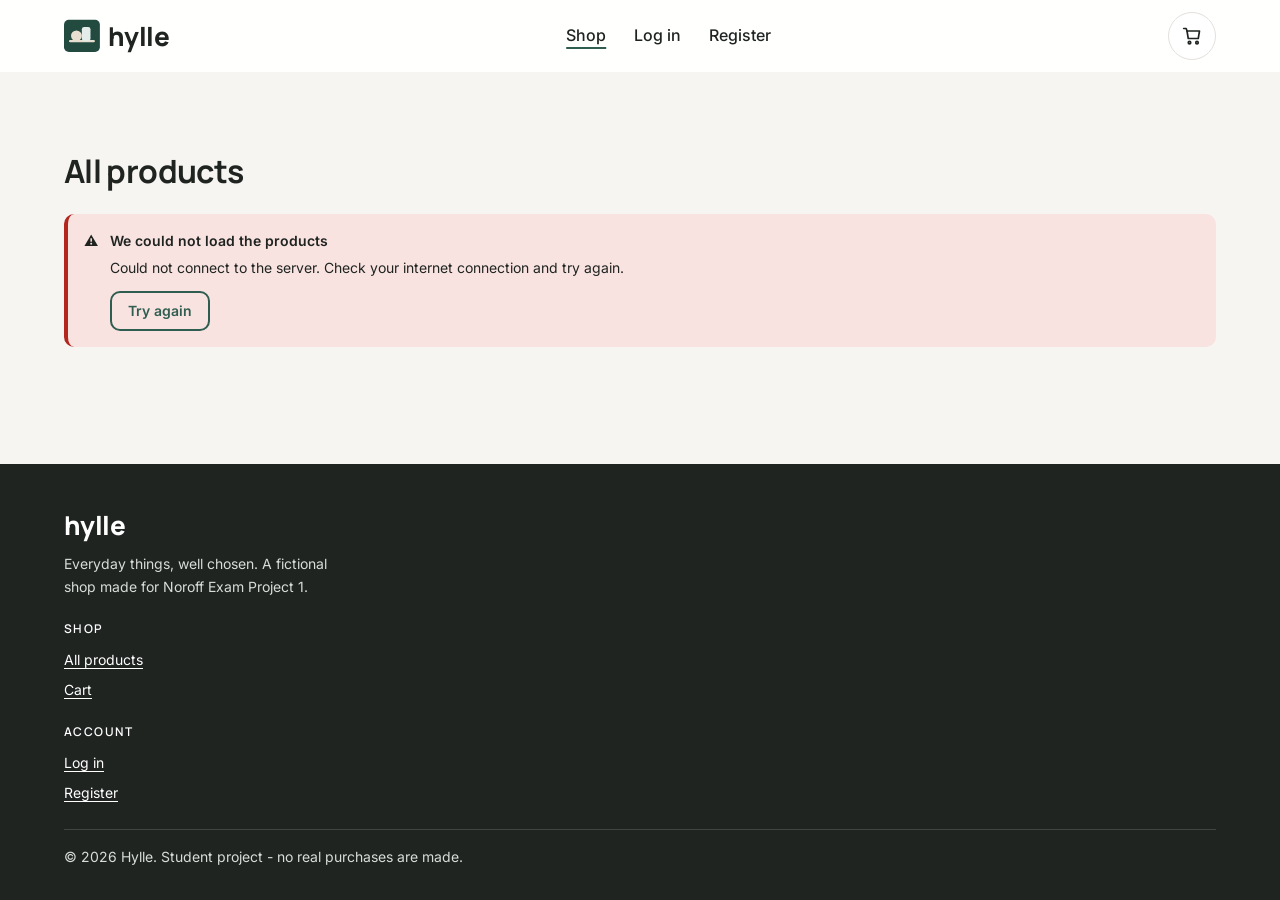
<file: index.html>
<!DOCTYPE html>
<html lang="en">
    <head>
        <meta charset="UTF-8" />
        <meta name="viewport" content="width=device-width, initial-scale=1" />
        <title>Hylle - Everyday things, well chosen | Online Shop</title>
        <meta name="description" content="Shop a small, curated range of everyday products at Hylle - headphones, beauty, accessories and more. Easy checkout and good prices." />
        <meta name="theme-color" content="#2F5D50" />
        <meta property="og:title" content="Hylle - Everyday things, well chosen | Online Shop" />
        <meta property="og:description" content="Shop a small, curated range of everyday products at Hylle - headphones, beauty, accessories and more. Easy checkout and good prices." />
        <meta property="og:type" content="website" />
        <meta property="og:site_name" content="Hylle" />
        <link rel="icon" href="./assets/favicon.svg" type="image/svg+xml" />
        <link rel="preconnect" href="https://fonts.googleapis.com" />
        <link rel="preconnect" href="https://fonts.gstatic.com" crossorigin />
        <link rel="stylesheet" href="https://fonts.googleapis.com/css2?family=Inter:wght@400;500;600&amp;family=Manrope:wght@600;700;800&amp;display=swap" />
        <link rel="stylesheet" href="./css/main.css" />
    </head>
<body data-root="./">
    <a class="skip-link" href="#main">Skip to content</a>

    <header class="site-header">
        <div class="container site-header__inner">
            <a href="./index.html" class="logo" aria-label="Hylle - go to the shop">
                <img src="./assets/logo-icon.svg" alt="" width="36" height="36" />
                <span aria-hidden="true">hylle</span>
            </a>

            <nav class="nav" id="main-nav" aria-label="Main">
                <ul class="nav__list">
                    <li><a href="./index.html" class="nav__link">Shop</a></li>
                    <li data-auth-nav></li>
                </ul>
            </nav>

            <div class="site-header__actions">
                <a href="./cart/index.html" class="btn btn--icon" data-cart-link aria-label="Cart">
                    <svg width="20" height="20" viewBox="0 0 24 24" fill="none" stroke="currentColor" stroke-width="2" stroke-linecap="round" stroke-linejoin="round" aria-hidden="true"><path d="M6 6h15l-1.5 9h-12z" /><path d="M6 6 5 3H2" /><circle cx="9" cy="20" r="1.5" /><circle cx="18" cy="20" r="1.5" /></svg>
                    <span class="cart-count" data-cart-count hidden>0</span>
                </a>
                <button type="button" class="btn btn--icon menu-toggle" data-menu-toggle aria-controls="main-nav" aria-expanded="false" aria-label="Menu">
                    <svg width="20" height="20" viewBox="0 0 24 24" fill="none" stroke="currentColor" stroke-width="2" stroke-linecap="round" aria-hidden="true"><path d="M4 7h16M4 12h16M4 17h16" /></svg>
                </button>
            </div>
        </div>
    </header>

    <main id="main" tabindex="-1">
        <div class="container">
            <h1 class="visually-hidden">Hylle online shop</h1>

            <section class="carousel" data-carousel aria-label="Featured products"></section>


            <section class="section" aria-labelledby="products-heading">
                <div class="section__header">
                    <h2 id="products-heading">All products</h2>
                </div>
                <div data-feed-message hidden></div>

                <ul class="product-grid" data-product-grid></ul>
            </section>
        </div>
    </main>

    <footer class="site-footer">
        <div class="container site-footer__inner">
            <div>
                <a href="./index.html" class="logo">hylle</a>
                <p class="site-footer__tagline">Everyday things, well chosen. A fictional shop made for Noroff Exam Project 1.</p>
            </div>
        <div>
            <h2 class="eyebrow footer-heading">Shop</h2>
            <ul class="footer-list">
                <li><a href="./index.html">All products</a></li>
                <li><a href="./cart/index.html">Cart</a></li>
        </ul>
        </div>
        <div>
            <h2 class="eyebrow footer-heading">Account</h2>
            <ul class="footer-list">
            <li><a href="./account/login.html">Log in</a></li>
            <li><a href="./account/register.html">Register</a></li>
            </ul>
        </div>
        <p class="site-footer__bottom">&copy; <span data-year>2026</span> Hylle. Student project - no real purchases are made.</p>
        </div>
    </footer>

    <script type="module" src="./js/pages/feed.js"></script>
</body>
</html>
</file>
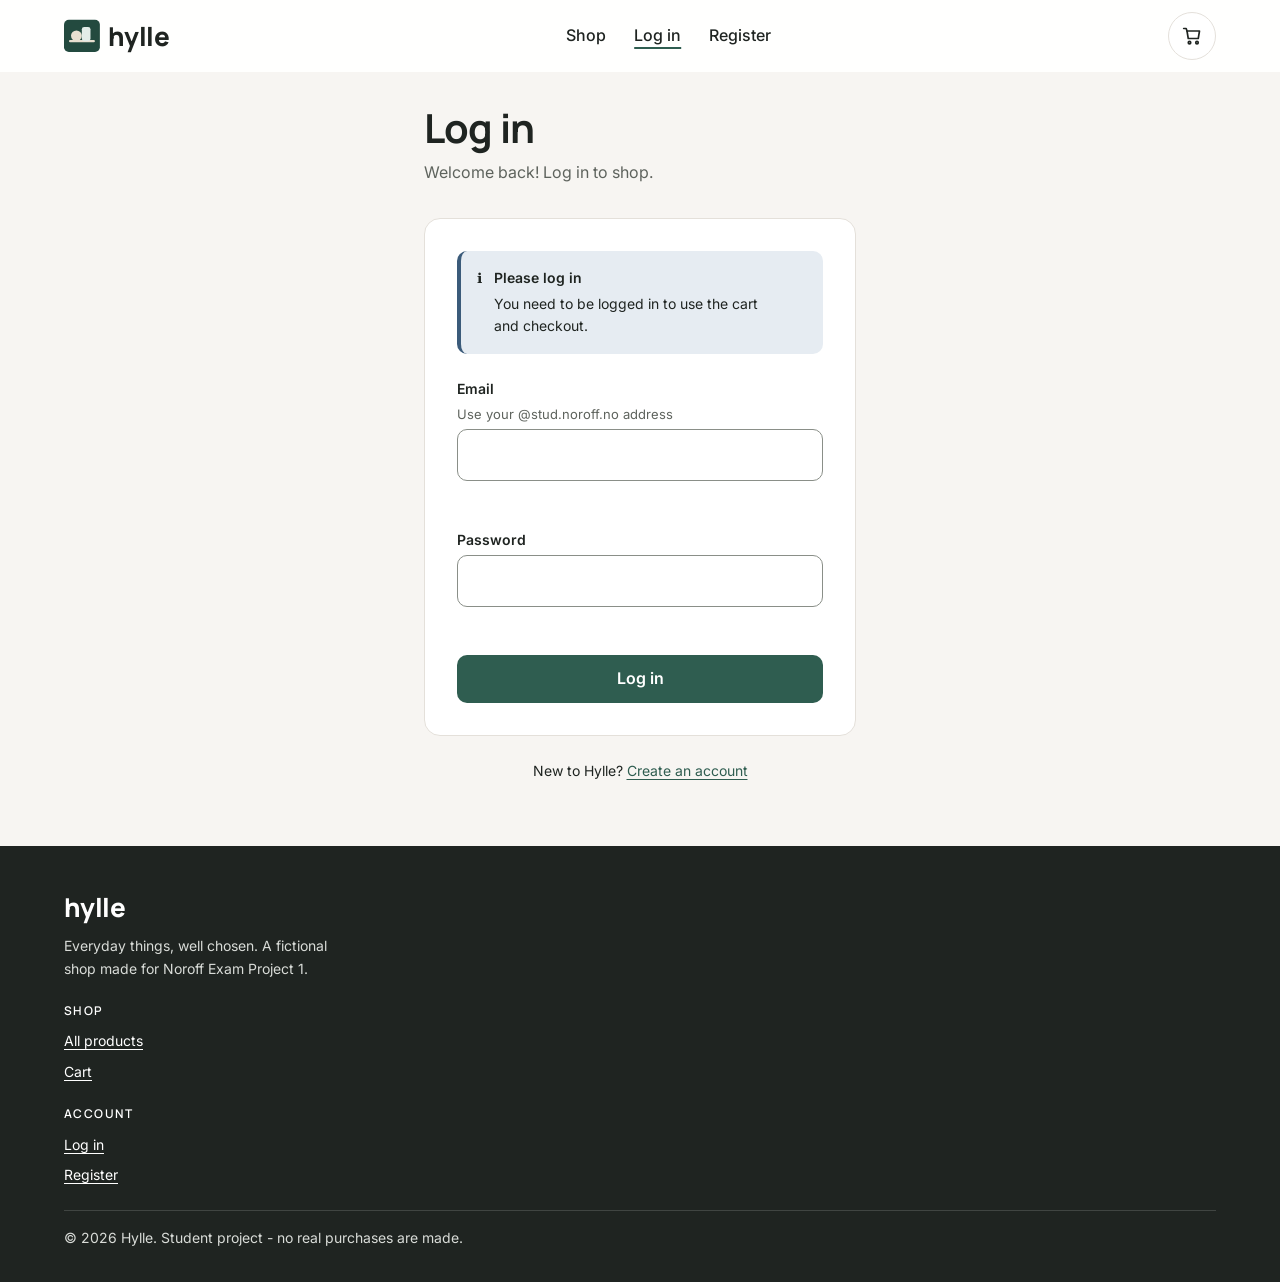
<file: cart/index.html>
<!DOCTYPE html>
<html lang="en">
    <head>
        <meta charset="UTF-8" />
        <meta name="viewport" content="width=device-width, initial-scale=1" />
        <title>Your Cart | Hylle</title>
        <meta name="description" content="Review products in your Hylle cart, change quantities and continue to checkout." />
        <meta name="theme-color" content="#2F5D50" />
        <meta property="og:title" content="Your Cart | Hylle" />
        <meta property="og:description" content="Review products in your Hylle cart, change quantities and continue to checkout." />
        <meta property="og:type" content="website" />
        <meta property="og:site_name" content="Hylle" />
        <link rel="icon" href="../assets/favicon.svg" type="image/svg+xml" />
        <link rel="preconnect" href="https://fonts.googleapis.com" />
        <link rel="preconnect" href="https://fonts.gstatic.com" crossorigin />
        <link rel="stylesheet" href="https://fonts.googleapis.com/css2?family=Inter:wght@400;500;600&amp;family=Manrope:wght@600;700;800&amp;display=swap" />
        <link rel="stylesheet" href="../css/main.css" />
    </head>
<body data-root="../">
    <a class="skip-link" href="#main">Skip to content</a>

    <header class="site-header">
        <div class="container site-header__inner">
            <a href="../index.html" class="logo" aria-label="Hylle - go to the shop">
                <img src="../assets/logo-icon.svg" alt="" width="36" height="36" />
                <span aria-hidden="true">hylle</span>
            </a>

            <nav class="nav" id="main-nav" aria-label="Main">
                <ul class="nav__list">
                    <li><a href="../index.html" class="nav__link">Shop</a></li>
                    <li data-auth-nav></li>
                </ul>
            </nav>

            <div class="site-header__actions">
                <a href="../cart/index.html" class="btn btn--icon" data-cart-link aria-label="Cart">
                    <svg width="20" height="20" viewBox="0 0 24 24" fill="none" stroke="currentColor" stroke-width="2" stroke-linecap="round" stroke-linejoin="round" aria-hidden="true"><path d="M6 6h15l-1.5 9h-12z" /><path d="M6 6 5 3H2" /><circle cx="9" cy="20" r="1.5" /><circle cx="18" cy="20" r="1.5" /></svg>
                    <span class="cart-count" data-cart-count hidden>0</span>
                </a>
                <button type="button" class="btn btn--icon menu-toggle" data-menu-toggle aria-controls="main-nav" aria-expanded="false" aria-label="Menu">
                    <svg width="20" height="20" viewBox="0 0 24 24" fill="none" stroke="currentColor" stroke-width="2" stroke-linecap="round" aria-hidden="true"><path d="M4 7h16M4 12h16M4 17h16" /></svg>
                </button>
            </div>
        </div>
    </header>

    <main id="main" tabindex="-1">
        <div class="container">
            <header class="page-header">
                <h1>Your cart</h1>
            </header>

            <div class="panel empty-state" data-cart-empty hidden>
                <span class="empty-state__icon" aria-hidden="true"><svg width="28" height="28" viewBox="0 0 24 24" fill="none" stroke="currentColor" stroke-width="2" stroke-linecap="round" stroke-linejoin="round"><path d="M6 6h15l-1.5 9h-12z" /><path d="M6 6 5 3H2" /><circle cx="9" cy="20" r="1.5" /><circle cx="18" cy="20" r="1.5" /></svg></span>
                <h2>Your cart is empty</h2>
                <p class="muted">Find something you like and add it to your cart.</p>
                <a href="../index.html" class="btn btn--primary">Continue shopping</a>
            </div>

            <div class="split" data-cart-content hidden>
                <section aria-label="Products in your cart">

                    <ul class="cart-list" data-cart-list></ul>
                    <div class="cart-toolbar">
                        <button type="button" class="link-button" data-clear-cart>Clear cart</button>
                    </div>
                </section>

                <aside class="panel summary" aria-labelledby="summary-heading">
                    <h2 class="panel__title" id="summary-heading">Order summary</h2>
                    <p class="summary__row"><span>Items</span><span data-cart-items>0 items</span></p>
                    <p class="summary__row"><span>Delivery</span><span>Free</span></p>

                    <div class="summary__row summary__row--total"><span>Total</span><span data-cart-total aria-live="polite">0 kr</span></div>
                    <a href="../checkout/index.html" class="btn btn--primary btn--block" data-checkout>Proceed to checkout</a>
                    <a href="../index.html" class="btn btn--secondary btn--block">Continue shopping</a>
                </aside>
            </div>
        </div>
    </main>

    <footer class="site-footer">
        <div class="container site-footer__inner">
            <div>
                <a href="../index.html" class="logo">hylle</a>
                <p class="site-footer__tagline">Everyday things, well chosen. A fictional shop made for Noroff Exam Project 1.</p>
            </div>
        <div>
            <h2 class="eyebrow footer-heading">Shop</h2>
            <ul class="footer-list">
                <li><a href="../index.html">All products</a></li>
                <li><a href="../cart/index.html">Cart</a></li>
        </ul>
        </div>
        <div>
            <h2 class="eyebrow footer-heading">Account</h2>
            <ul class="footer-list">
            <li><a href="../account/login.html">Log in</a></li>
            <li><a href="../account/register.html">Register</a></li>
            </ul>
        </div>
        <p class="site-footer__bottom">&copy; <span data-year>2026</span> Hylle. Student project - no real purchases are made.</p>
        </div>
    </footer>

    <script type="module" src="../js/pages/cart.js"></script>
</body>
</html>
</file>
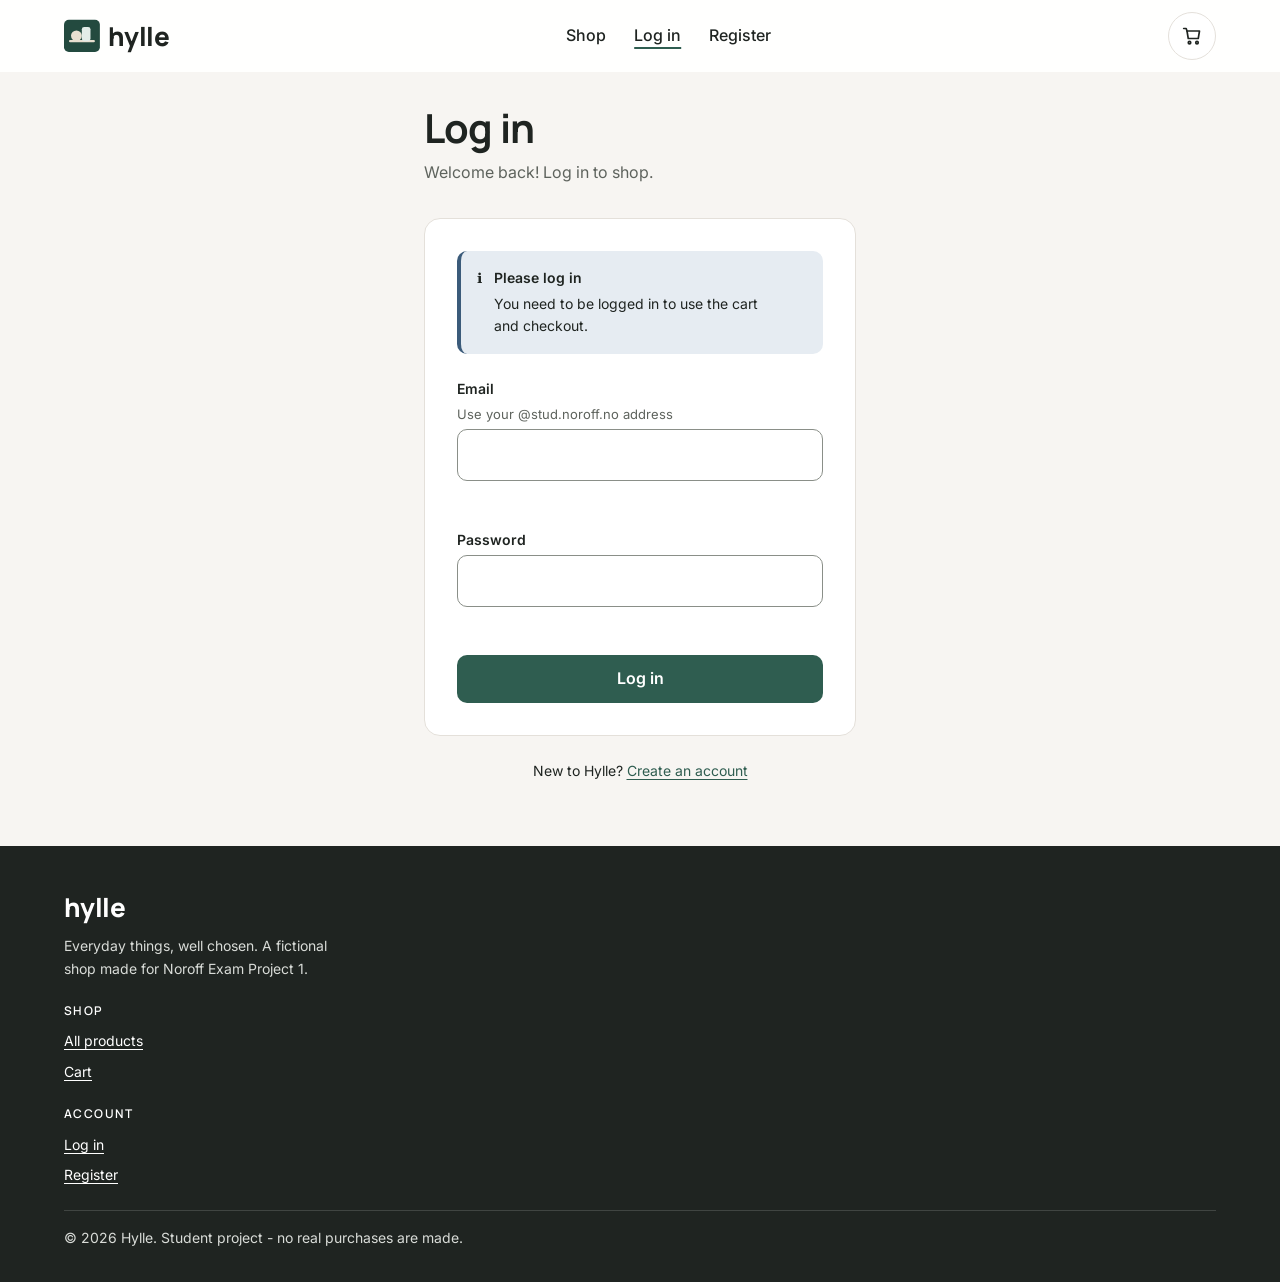
<file: checkout/index.html>
<!DOCTYPE html>
<html lang="en">
    <head>
        <meta charset="UTF-8" />
        <meta name="viewport" content="width=device-width, initial-scale=1" />
        <title>Checkout | Hylle</title>
        <meta name="description" content="Enter your delivery address and choose a payment method to complete ypur Hylle order." />
        <meta name="theme-color" content="#2F5D50" />
        <meta property="og:title" content="Checkout | Hylle" />
        <meta property="og:description" content="Enter your delivery address and choose a payment method to complete ypur Hylle order." />
        <meta property="og:type" content="website" />
        <meta property="og:site_name" content="Hylle" />
        <link rel="icon" href="../assets/favicon.svg" type="image/svg+xml" />
        <link rel="preconnect" href="https://fonts.googleapis.com" />
        <link rel="preconnect" href="https://fonts.gstatic.com" crossorigin />
        <link rel="stylesheet" href="https://fonts.googleapis.com/css2?family=Inter:wght@400;500;600&amp;family=Manrope:wght@600;700;800&amp;display=swap" />
        <link rel="stylesheet" href="../css/main.css" />
    </head>
<body data-root="../">
    <a class="skip-link" href="#main">Skip to content</a>

    <header class="site-header">
        <div class="container site-header__inner">
            <a href="../index.html" class="logo" aria-label="Hylle - go to the shop">
                <img src="../assets/logo-icon.svg" alt="" width="36" height="36" />
                <span aria-hidden="true">hylle</span>
            </a>

            <nav class="nav" id="main-nav" aria-label="Main">
                <ul class="nav__list">
                    <li><a href="../index.html" class="nav__link">Shop</a></li>
                    <li data-auth-nav></li>
                </ul>
            </nav>

            <div class="site-header__actions">
                <a href="../cart/index.html" class="btn btn--icon" data-cart-link aria-label="Cart">
                    <svg width="20" height="20" viewBox="0 0 24 24" fill="none" stroke="currentColor" stroke-width="2" stroke-linecap="round" stroke-linejoin="round" aria-hidden="true"><path d="M6 6h15l-1.5 9h-12z" /><path d="M6 6 5 3H2" /><circle cx="9" cy="20" r="1.5" /><circle cx="18" cy="20" r="1.5" /></svg>
                    <span class="cart-count" data-cart-count hidden>0</span>
                </a>
                <button type="button" class="btn btn--icon menu-toggle" data-menu-toggle aria-controls="main-nav" aria-expanded="false" aria-label="Menu">
                    <svg width="20" height="20" viewBox="0 0 24 24" fill="none" stroke="currentColor" stroke-width="2" stroke-linecap="round" aria-hidden="true"><path d="M4 7h16M4 12h16M4 17h16" /></svg>
                </button>
            </div>
        </div>
    </header>

    <main id="main" tabindex="-1">
        <div class="container">
            <header class="page-header">
                <h1>Checkout</h1>
            </header>

            <div class="split">
                <form class="form" data-checkout-form novalidate>
                    <div data-form-message hidden></div>

                    <section class="panel form" aria-labelledby="delivery-heading">
                        <h2 class="panel__title" id="delivery-heading">Delivery address</h2>
                    

                    <div class="field">
                        <label for="fullName">Full Name</label>
                        <input class="input" id="fullName" name="fullName" type="text" autocomplete="name" aria-describedby="fullName-error" required />
                        <p class="field__error" id="fullName-error"></p>
                    </div>

                    <div class="form-row form-row--2">
                        <div class="field">
                            <label for="email">Email</label>
                            <p class="field__hint" id="email-hint">We will send your receipt here</p>
                            <input class="input" id="email" name="email" type="email" autocomplete="email" aria-describedby="email-error email-hint" required />
                            <p class="field__error" id="email-error"></p>
                        </div>
                        <div class="field">
                             <label for="phone">Phone</label>
                            <p class="field__hint" id="phone-hint">8 digits, e.g. 912 56 567</p>
                            <input class="input" id="phone" name="phone" type="tel" autocomplete="tel" aria-describedby="phone-error phone-hint" required />
                            <p class="field__error" id="phone-error"></p>
                        </div>
                    </div>

                    <div class="field">
                             <label for="address">Street address</label>
                            <input class="input" id="address" name="address" type="text" autocomplete="address-line1" aria-describedby="address-error" required />
                            <p class="field__error" id="address-error"></p>
                        </div>

                        <div class="form-row form-row--postcode">
                            <div class="field">
                            <label for="postcode">Postcode</label>
                            <input class="input" id="postcode" name="postcode" type="text" autocomplete="postal-code" aria-describedby="postcode-error" required inputmode="numeric" maxlength="4" />
                            <p class="field__error" id="postcode-error"></p>
                            </div>
                            <div class="field">
                            <label for="city">City</label>
                            <input class="input" id="city" name="city" type="text" autocomplete="address-level2" aria-describedby="city-error" required />
                            <p class="field__error" id="city-error"></p>
                            </div>
                        </div>

                        <div class="field">
                            <label for="country">Country</label>
                            <select class="input" id="country" name="country" autocomplete="country-name" aria-describedby="country-error" required>
                                <option value="">Select country</option>
                                <option value="Norway" selected>Norway</option>
                                <option value="Sweden">Sweden</option>
                                <option value="Denmark">Denmark</option>
                                <option value="Finland">Finland</option>
                            </select>
                            <p class="field__error" id="country-error"></p>
                        </div>
                    </section>

                    <section class="panel" aria-labelledby="payment-heading">

                        <fieldset class="fieldset" data-payment aria-describedby="payment-error">
                            <legend><h2 class="panel__title panel__title-legend" id="payment-heading">Payment method</h2></legend>
                            <label class="radio-card"><input type="radio" name="payment" value="Card" /> Card <span class="radio-card__hint">Visa, Mastercard</span></label>
                            <label class="radio-card"><input type="radio" name="payment" value="Vipps" /> Vipps</label>
                            <label class="radio-card"><input type="radio" name="payment" value="Klarna" /> Klarna <span class="radio-card__hint">Pay later</span></label>
                            <label class="radio-card"><input type="radio" name="payment" value="PayPal" /> PayPal</label>
                            <p class="fiel__error" id="payment-error"></p>
                        </fieldset>
                        <p class="summary__note">This is a student project - no real payment is taken.</p>
                    </section>

                    <button type="submit" class="btn btn--primary btn--block">Complete purchase</button>
                </form>

                <aside class="panel summary" aria-labelledby="summary-heading">
                    <h2 class="panel__title" id="summary-heading">Your order</h2>
                    <ul class="summary__list" data-summary-list></ul>
                    <p class="summary__row"><span>Delivery</span><span>Free</span></p>
                    <p class="summary__row summary__row-total"><span>Total</span><span data-summary-total>0 kr</span></p>
                    <a href="../cart/index.html" class="link-button">Edit cart</a>
                </aside>
            </div>
        </div>
    </main>

    <footer class="site-footer">
        <div class="container site-footer__inner">
            <div>
                <a href="../index.html" class="logo">hylle</a>
                <p class="site-footer__tagline">Everyday things, well chosen. A fictional shop made for Noroff Exam Project 1.</p>
            </div>
        <div>
            <h2 class="eyebrow footer-heading">Shop</h2>
            <ul class="footer-list">
                <li><a href="../index.html">All products</a></li>
                <li><a href="../cart/index.html">Cart</a></li>
        </ul>
        </div>
        <div>
            <h2 class="eyebrow footer-heading">Account</h2>
            <ul class="footer-list">
            <li><a href="../account/login.html">Log in</a></li>
            <li><a href="../account/register.html">Register</a></li>
            </ul>
        </div>
        <p class="site-footer__bottom">&copy; <span data-year>2026</span> Hylle. Student project - no real purchases are made.</p>
        </div>
    </footer>

    <script type="module" src="../js/pages/checkout.js"></script>
</body>
</html>
</file>
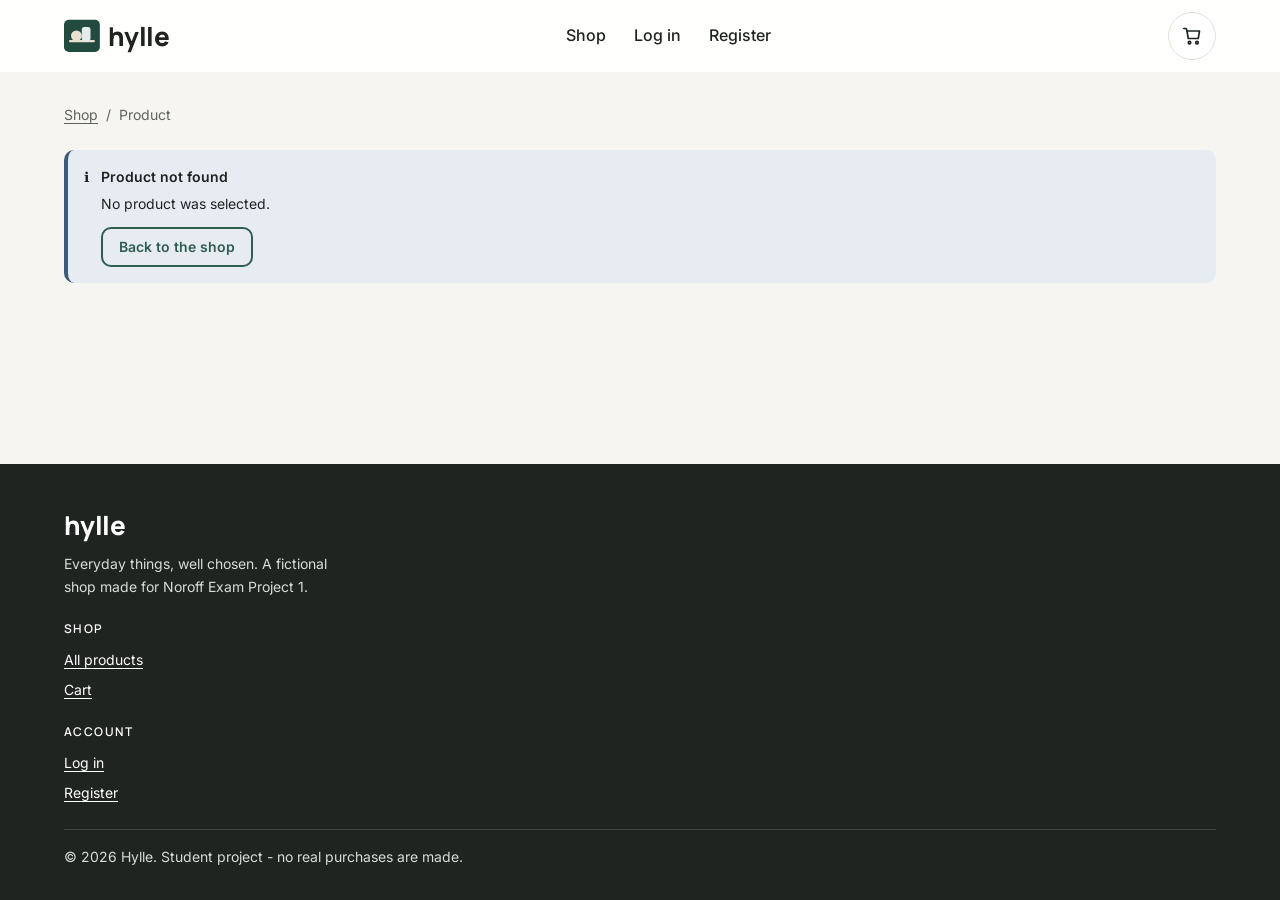
<file: product/index.html>
<!DOCTYPE html>
<html lang="en">
    <head>
        <meta charset="UTF-8" />
        <meta name="viewport" content="width=device-width, initial-scale=1" />
        <title>Product | Hylle </title>
        <meta name="description" content="Product details, price, reviews and ratings at Hylle online shop." />
        <meta name="theme-color" content="#2F5D50" />
        <meta property="og:title" content="Product | Hylle" />
        <meta property="og:description" content="Product details, price, reviews and ratings at Hylle online shop." />
        <meta property="og:type" content="website" />
        <meta property="og:site_name" content="Hylle" />
        <link rel="icon" href="../assets/favicon.svg" type="image/svg+xml" />
        <link rel="preconnect" href="https://fonts.googleapis.com" />
        <link rel="preconnect" href="https://fonts.gstatic.com" crossorigin />
        <link rel="stylesheet" href="https://fonts.googleapis.com/css2?family=Inter:wght@400;500;600&amp;family=Manrope:wght@600;700;800&amp;display=swap" />
        <link rel="stylesheet" href="../css/main.css" />
    </head>

    <body data-root="../">
    <a class="skip-link" href="#main">Skip to content</a>

    <header class="site-header">
        <div class="container site-header__inner">
            <a href="../index.html" class="logo" aria-label="Hylle - go to the shop">
                <img src="../assets/logo-icon.svg" alt="" width="36" height="36" />
                <span aria-hidden="true">hylle</span>
            </a>

            <nav class="nav" id="main-nav" aria-label="Main">
                <ul class="nav__list">
                    <li><a href="../index.html" class="nav__link">Shop</a></li>
                    <li data-auth-nav></li>
                </ul>
            </nav>

            <div class="site-header__actions">
                <a href="../cart/index.html" class="btn btn--icon" data-cart-link aria-label="Cart">
                    <svg width="20" height="20" viewBox="0 0 24 24" fill="none" stroke="currentColor" stroke-width="2" stroke-linecap="round" stroke-linejoin="round" aria-hidden="true"><path d="M6 6h15l-1.5 9h-12z" /><path d="M6 6 5 3H2" /><circle cx="9" cy="20" r="1.5" /><circle cx="18" cy="20" r="1.5" /></svg>
                    <span class="cart-count" data-cart-count hidden>0</span>
                </a>
                <button type="button" class="btn btn--icon menu-toggle" data-menu-toggle aria-controls="main-nav" aria-expanded="false" aria-label="Menu">
                    <svg width="20" height="20" viewBox="0 0 24 24" fill="none" stroke="currentColor" stroke-width="2" stroke-linecap="round" aria-hidden="true"><path d="M4 7h16M4 12h16M4 17h16" /></svg>
                </button>
            </div>
        </div>
    </header>

    <main id="main" tabindex="-1">
        <div class="container">
            <nav class="breadcrumb" aria-label="Breadcrumb">
                <ol>
                    <li><a href="../index.html">Shop</a></li>
                    <li aria-current="page" data-breadcrumb-current>Product</li>
                </ol>
            </nav>

            <article class="product" data-product aria-live="polite">
                <h1>Product details</h1>
            </article>
        </div>
    </main>

    <footer class="site-footer">
        <div class="container site-footer__inner">
            <div>
                <a href="../index.html" class="logo">hylle</a>
                <p class="site-footer__tagline">Everyday things, well chosen. A fictional shop made for Noroff Exam Project 1.</p>
            </div>
        <div>
            <h2 class="eyebrow footer-heading">Shop</h2>
            <ul class="footer-list">
                <li><a href="../index.html">All products</a></li>
                <li><a href="../cart/index.html">Cart</a></li>
        </ul>
        </div>
        <div>
            <h2 class="eyebrow footer-heading">Account</h2>
            <ul class="footer-list">
            <li><a href="../account/login.html">Log in</a></li>
            <li><a href="../account/register.html">Register</a></li>
            </ul>
        </div>
        <p class="site-footer__bottom">&copy; <span data-year>2026</span> Hylle. Student project - no real purchases are made.</p>
        </div>
    </footer>

    <script type="module" src="../js/pages/product.js"></script>
</body>
</html>
</file>
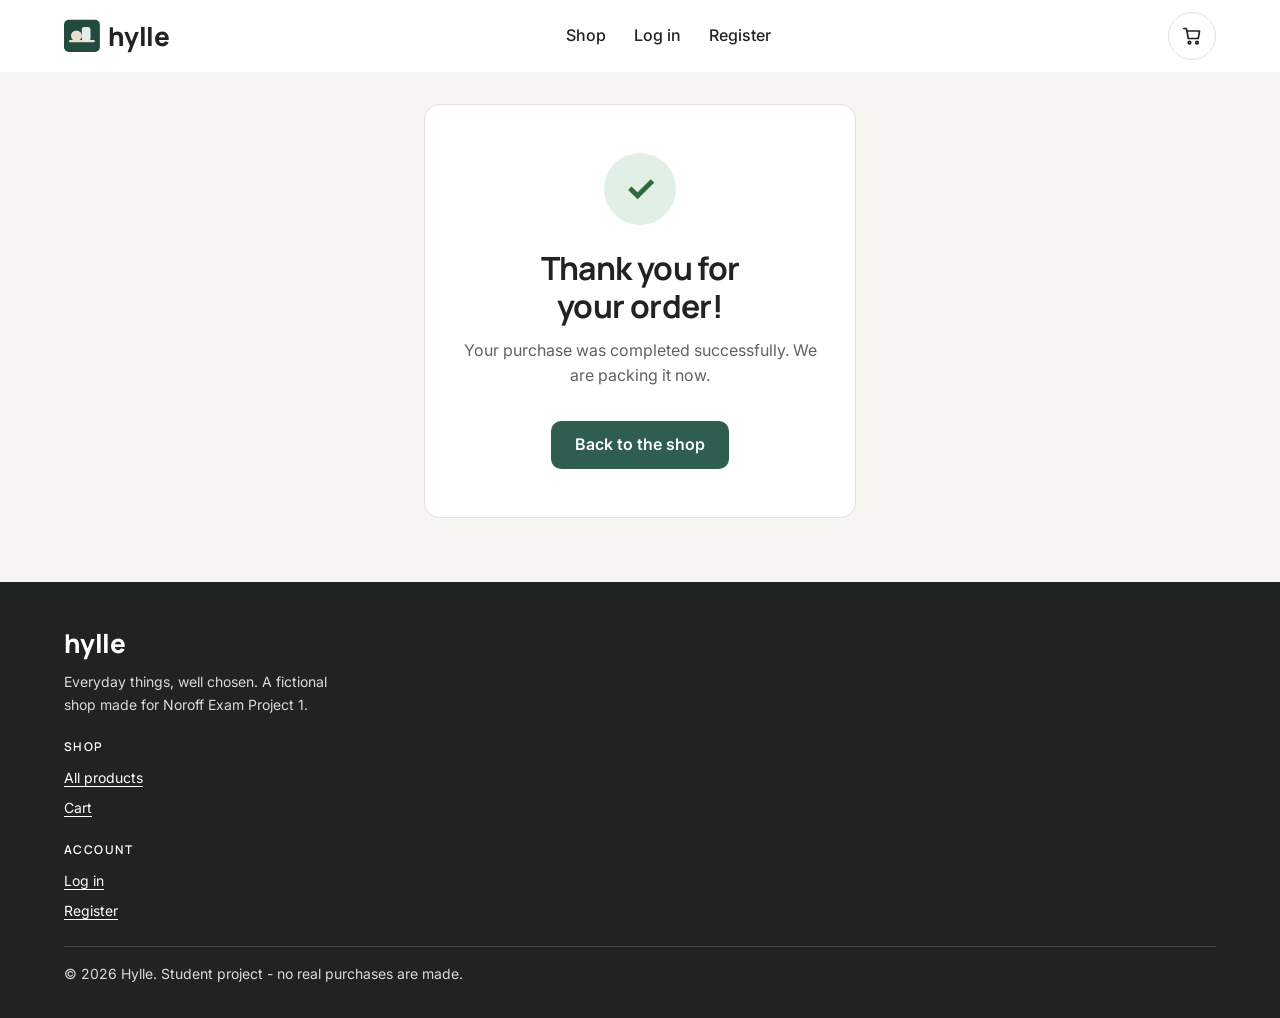
<file: success/index.html>
<!DOCTYPE html>
<html lang="en">
    <head>
        <meta charset="UTF-8" />
        <meta name="viewport" content="width=device-width, initial-scale=1" />
        <title>Order complete | Hylle</title>
        <meta name="description" content="Thank you for your order at Hylle." />
        <meta name="theme-color" content="#2F5D50" />
        <meta property="og:title" content="Order complete | Hylle" />
        <meta property="og:description" content="Thank you for your order at Hylle." />
        <meta property="og:type" content="website" />
        <meta property="og:site_name" content="Hylle" />
        <link rel="icon" href="../assets/favicon.svg" type="image/svg+xml" />
        <link rel="preconnect" href="https://fonts.googleapis.com" />
        <link rel="preconnect" href="https://fonts.gstatic.com" crossorigin />
        <link rel="stylesheet" href="https://fonts.googleapis.com/css2?family=Inter:wght@400;500;600&amp;family=Manrope:wght@600;700;800&amp;display=swap" />
        <link rel="stylesheet" href="../css/main.css" />
    </head>
<body data-root="../">
    <a class="skip-link" href="#main">Skip to content</a>

    <header class="site-header">
        <div class="container site-header__inner">
            <a href="../index.html" class="logo" aria-label="Hylle - go to the shop">
                <img src="../assets/logo-icon.svg" alt="" width="36" height="36" />
                <span aria-hidden="true">hylle</span>
            </a>

            <nav class="nav" id="main-nav" aria-label="Main">
                <ul class="nav__list">
                    <li><a href="../index.html" class="nav__link">Shop</a></li>
                    <li data-auth-nav></li>
                </ul>
            </nav>

            <div class="site-header__actions">
                <a href="../cart/index.html" class="btn btn--icon" data-cart-link aria-label="Cart">
                    <svg width="20" height="20" viewBox="0 0 24 24" fill="none" stroke="currentColor" stroke-width="2" stroke-linecap="round" stroke-linejoin="round" aria-hidden="true"><path d="M6 6h15l-1.5 9h-12z" /><path d="M6 6 5 3H2" /><circle cx="9" cy="20" r="1.5" /><circle cx="18" cy="20" r="1.5" /></svg>
                    <span class="cart-count" data-cart-count hidden>0</span>
                </a>
                <button type="button" class="btn btn--icon menu-toggle" data-menu-toggle aria-controls="main-nav" aria-expanded="false" aria-label="Menu">
                    <svg width="20" height="20" viewBox="0 0 24 24" fill="none" stroke="currentColor" stroke-width="2" stroke-linecap="round" aria-hidden="true"><path d="M4 7h16M4 12h16M4 17h16" /></svg>
                </button>
            </div>
        </div>
    </header>

    <main id="main" tabindex="-1">
        <div class="container narrow">
            <div class="panel success">
                <div class="success__icon" aria-hidden="true">✓</div>
                <h1>Thank you for your order!</h1>
                <p class="muted">Your purchase was completed successfully. We are packing it now.</p>

                <div class="order" data-order-details hidden></div>

                <div class="success__actions">
                    <a href="../index.html" class="btn btn--primary">Back to the shop</a>
                </div>
            </div>
        </div>
    </main>

    <footer class="site-footer">
        <div class="container site-footer__inner">
            <div>
                <a href="../index.html" class="logo">hylle</a>
                <p class="site-footer__tagline">Everyday things, well chosen. A fictional shop made for Noroff Exam Project 1.</p>
            </div>
        <div>
            <h2 class="eyebrow footer-heading">Shop</h2>
            <ul class="footer-list">
                <li><a href="../index.html">All products</a></li>
                <li><a href="../cart/index.html">Cart</a></li>
        </ul>
        </div>
        <div>
            <h2 class="eyebrow footer-heading">Account</h2>
            <ul class="footer-list">
            <li><a href="../account/login.html">Log in</a></li>
            <li><a href="../account/register.html">Register</a></li>
            </ul>
        </div>
        <p class="site-footer__bottom">&copy; <span data-year>2026</span> Hylle. Student project - no real purchases are made.</p>
        </div>
    </footer>

    <script type="module" src="../js/pages/success.js"></script>
</body>
</html>
</file>
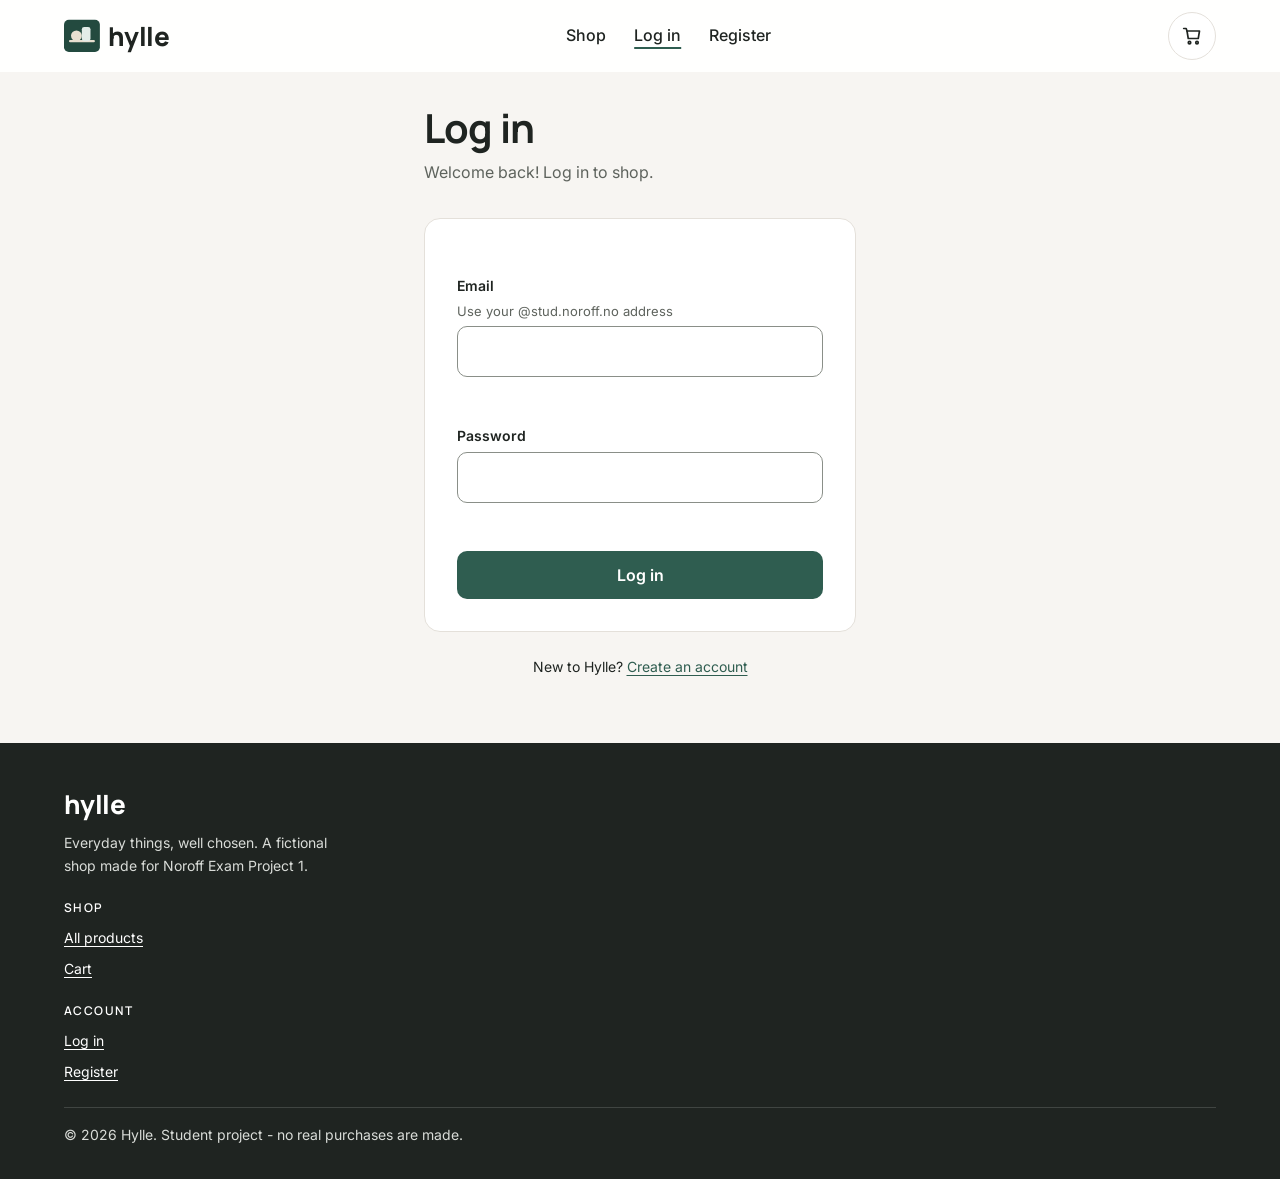
<file: account/login.html>
<!DOCTYPE html>
<html lang="en">
    <head>
        <meta charset="UTF-8" />
        <meta name="viewport" content="width=device-width, initial-scale=1" />
        <title>Log in | Hylle</title>
        <meta name="description" content="Log in to your Hylle account to add products to your cart and check out." />
        <meta name="theme-color" content="#2F5D50" />
        <meta property="og:title" content="Log in | Hylle" />
        <meta property="og:description" content="Log in to your Hylle account to add products to your cart and check out." />
        <meta property="og:type" content="website" />
        <meta property="og:site_name" content="Hylle" />
        <link rel="icon" href="../assets/favicon.svg" type="image/svg+xml" />
        <link rel="preconnect" href="https://fonts.googleapis.com" />
        <link rel="preconnect" href="https://fonts.gstatic.com" crossorigin />
        <link rel="stylesheet" href="https://fonts.googleapis.com/css2?family=Inter:wght@400;500;600&amp;family=Manrope:wght@600;700;800&amp;display=swap" />
        <link rel="stylesheet" href="../css/main.css" />
    </head>
<body data-root="../">
    <a class="skip-link" href="#main">Skip to content</a>

    <header class="site-header">
        <div class="container site-header__inner">
            <a href="../index.html" class="logo" aria-label="Hylle - go to the shop">
                <img src="../assets/logo-icon.svg" alt="" width="36" height="36" />
                <span aria-hidden="true">hylle</span>
            </a>

            <nav class="nav" id="main-nav" aria-label="Main">
                <ul class="nav__list">
                    <li><a href="../index.html" class="nav__link">Shop</a></li>
                    <li data-auth-nav></li>
                </ul>
            </nav>

            <div class="site-header__actions">
                <a href="../cart/index.html" class="btn btn--icon" data-cart-link aria-label="Cart">
                    <svg width="20" height="20" viewBox="0 0 24 24" fill="none" stroke="currentColor" stroke-width="2" stroke-linecap="round" stroke-linejoin="round" aria-hidden="true"><path d="M6 6h15l-1.5 9h-12z" /><path d="M6 6 5 3H2" /><circle cx="9" cy="20" r="1.5" /><circle cx="18" cy="20" r="1.5" /></svg>
                    <span class="cart-count" data-cart-count hidden>0</span>
                </a>
                <button type="button" class="btn btn--icon menu-toggle" data-menu-toggle aria-controls="main-nav" aria-expanded="false" aria-label="Menu">
                    <svg width="20" height="20" viewBox="0 0 24 24" fill="none" stroke="currentColor" stroke-width="2" stroke-linecap="round" aria-hidden="true"><path d="M4 7h16M4 12h16M4 17h16" /></svg>
                </button>
            </div>
        </div>
    </header>

    <main id="main" tabindex="-1">
        <div class="container narrow">
            <header class="page-header">
                <h1>Log in</h1>
                <p>Welcome back! Log in to shop.</p>
            </header>

            <div class="panel">

                <div data-form-message></div>

                <form class="form" data-login-form novalidate>
                    <div class="field">
                        <label for="email">Email</label>
                        <p class="field__hint" id="email-hint">Use your @stud.noroff.no address</p>
                        <input class="input" id="email" name="email" type="email" autocomplete="email" aria-describedby="email-error email-hint" required />
                        <p class="field__error" id="email-error"></p>
                    </div>

                    <div class="field">
                        <label for="password">Password</label>
                        <input class="input" id="password" name="password" type="password" autocomplete="current-password" aria-describedby="password-error" required />
                        <p class="field__error" id="password-error"></p>
                    </div>

                    <button type="submit" class="btn btn--primary btn--block">Log in</button>
                </form>
            </div>

            <p class="auth-switch">New to Hylle? <a href="register.html">Create an account</a></p>
        </div>
    </main>



    <footer class="site-footer">
        <div class="container site-footer__inner">
            <div>
                <a href="../index.html" class="logo">hylle</a>
                <p class="site-footer__tagline">Everyday things, well chosen. A fictional shop made for Noroff Exam Project 1.</p>
            </div>
        <div>
            <h2 class="eyebrow footer-heading">Shop</h2>
            <ul class="footer-list">
                <li><a href="../index.html">All products</a></li>
                <li><a href="../cart/index.html">Cart</a></li>
        </ul>
        </div>
        <div>
            <h2 class="eyebrow footer-heading">Account</h2>
            <ul class="footer-list">
            <li><a href="../account/login.html">Log in</a></li>
            <li><a href="../account/register.html">Register</a></li>
            </ul>
        </div>
        <p class="site-footer__bottom">&copy; <span data-year>2026</span> Hylle. Student project - no real purchases are made.</p>
        </div>
    </footer>

    <script type="module" src="../js/pages/login.js"></script>
</body>
</html>
</file>
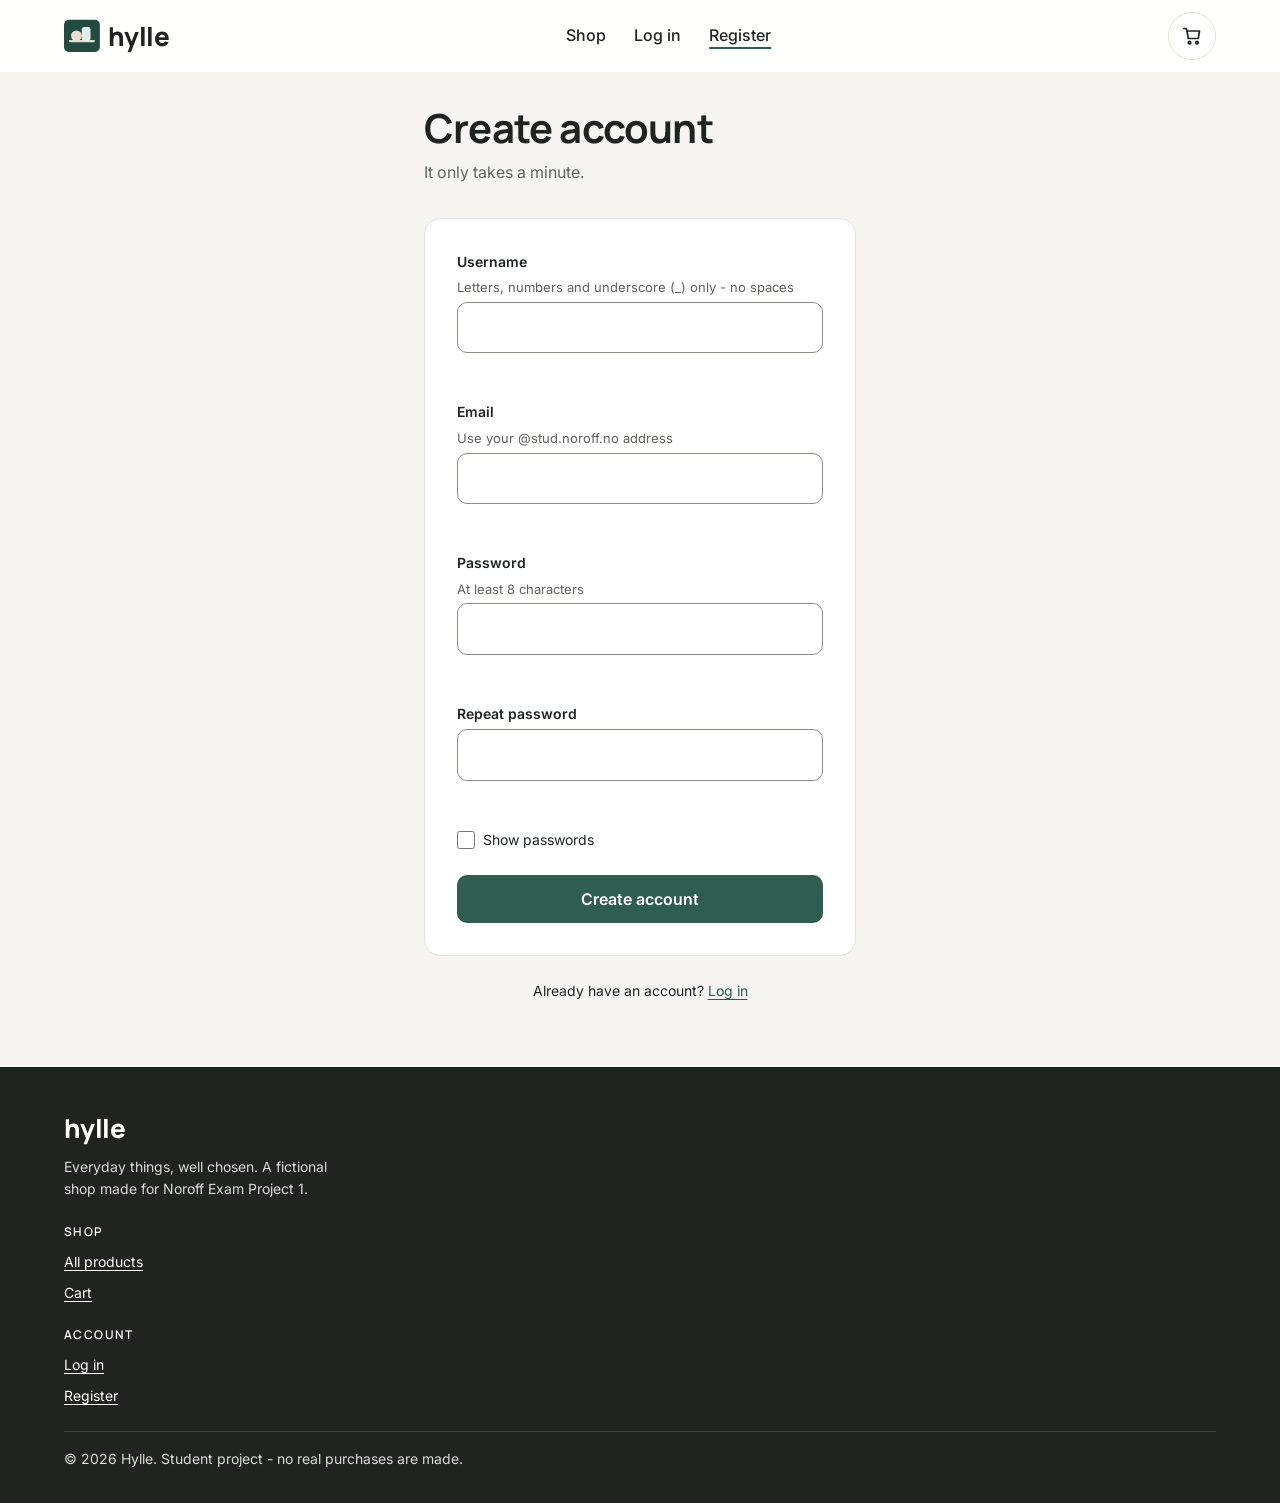
<file: account/register.html>
<!DOCTYPE html>
<html lang="en">
    <head>
        <meta charset="UTF-8" />
        <meta name="viewport" content="width=device-width, initial-scale=1" />
        <title>Create account | Hylle</title>
        <meta name="description" content="Create a free Hylle account to start shopping." />
        <meta name="theme-color" content="#2F5D50" />
        <meta property="og:title" content="Create account | Hylle" />
        <meta property="og:description" content="Create a free Hylle account to start shopping." />
        <meta property="og:type" content="website" />
        <meta property="og:site_name" content="Hylle" />
        <link rel="icon" href="../assets/favicon.svg" type="image/svg+xml" />
        <link rel="preconnect" href="https://fonts.googleapis.com" />
        <link rel="preconnect" href="https://fonts.gstatic.com" crossorigin />
        <link rel="stylesheet" href="https://fonts.googleapis.com/css2?family=Inter:wght@400;500;600&amp;family=Manrope:wght@600;700;800&amp;display=swap" />
        <link rel="stylesheet" href="../css/main.css" />
    </head>
<body data-root="../">
    <a class="skip-link" href="#main">Skip to content</a>

    <header class="site-header">
        <div class="container site-header__inner">
            <a href="../index.html" class="logo" aria-label="Hylle - go to the shop">
                <img src="../assets/logo-icon.svg" alt="" width="36" height="36" />
                <span aria-hidden="true">hylle</span>
            </a>

            <nav class="nav" id="main-nav" aria-label="Main">
                <ul class="nav__list">
                    <li><a href="../index.html" class="nav__link">Shop</a></li>
                    <li data-auth-nav></li>
                </ul>
            </nav>

            <div class="site-header__actions">
                <a href="../cart/index.html" class="btn btn--icon" data-cart-link aria-label="Cart">
                    <svg width="20" height="20" viewBox="0 0 24 24" fill="none" stroke="currentColor" stroke-width="2" stroke-linecap="round" stroke-linejoin="round" aria-hidden="true"><path d="M6 6h15l-1.5 9h-12z" /><path d="M6 6 5 3H2" /><circle cx="9" cy="20" r="1.5" /><circle cx="18" cy="20" r="1.5" /></svg>
                    <span class="cart-count" data-cart-count hidden>0</span>
                </a>
                <button type="button" class="btn btn--icon menu-toggle" data-menu-toggle aria-controls="main-nav" aria-expanded="false" aria-label="Menu">
                    <svg width="20" height="20" viewBox="0 0 24 24" fill="none" stroke="currentColor" stroke-width="2" stroke-linecap="round" aria-hidden="true"><path d="M4 7h16M4 12h16M4 17h16" /></svg>
                </button>
            </div>
        </div>
    </header>

    <main id="main" tabindex="-1">
        <div class="container narrow">
            <header class="page-header">
                <h1>Create account</h1>
                <p>It only takes a minute.</p>
            </header>

            <div class="panel">

                <div data-form-message hidden></div>

                <form class="form" data-register-form novalidate>
                    <div class="field">
                        <label for="name">Username</label>
                        <p class="field__hint" id="name-hint">Letters, numbers and underscore (_) only - no spaces</p>
                        <input class="input" id="name" name="name" type="text" autocomplete="username" aria-describedby="name-error name-hint" required />
                        <p class="field__error" id="name-error"></p>
                    </div>

                    <div class="field">
                        <label for="email">Email</label>
                        <p class="field__hint" id="email-hint">Use your @stud.noroff.no address</p>
                        <input class="input" id="email" name="email" type="email" autocomplete="email" aria-describedby="email-error email-hint" required />
                        <p class="field__error" id="email-error"></p>
                    </div>

                    <div class="field">
                        <label for="password">Password</label>
                        <p class="field__hint" id="password-hint">At least 8 characters</p>
                        <input class="input" id="password" name="password" type="password" autocomplete="new-password" aria-describedby="password-error password-hint" required />
                        <p class="field__error" id="password-error"></p>
                    </div>

                    <div class="field">
                        <label for="confirmPassword">Repeat password</label>
                        <input class="input" id="confirmPassword" name="confirmPassword" type="password" autocomplete="new-password" aria-describedby="confirmPassword-error" required />
                        <p class="field__error" id="confirmPassword-error"></p>
                    </div>

                    <label class="checkbox"><input type="checkbox" data-show-password /> Show passwords</label>

                    <button type="submit" class="btn btn--primary btn--block">Create account</button>
                </form>
            </div>

            <p class="auth-switch">Already have an account? <a href="login.html">Log in</a></p>
        </div>
    </main>

    <footer class="site-footer">
        <div class="container site-footer__inner">
            <div>
                <a href="../index.html" class="logo">hylle</a>
                <p class="site-footer__tagline">Everyday things, well chosen. A fictional shop made for Noroff Exam Project 1.</p>
            </div>
        <div>
            <h2 class="eyebrow footer-heading">Shop</h2>
            <ul class="footer-list">
                <li><a href="../index.html">All products</a></li>
                <li><a href="../cart/index.html">Cart</a></li>
        </ul>
        </div>
        <div>
            <h2 class="eyebrow footer-heading">Account</h2>
            <ul class="footer-list">
            <li><a href="../account/login.html">Log in</a></li>
            <li><a href="../account/register.html">Register</a></li>
            </ul>
        </div>
        <p class="site-footer__bottom">&copy; <span data-year>2026</span> Hylle. Student project - no real purchases are made.</p>
        </div>
    </footer>

    <script type="module" src="../js/pages/register.js"></script>
</body>
</html>
</file>
<file: css/main.css>
/* main.css - this is the only stylesheet linked in the HTML */


@import url(variables.css);
@import url(base.css);
@import url(layout.css);
@import url(components.css);
@import url(pages.css);
</file>
